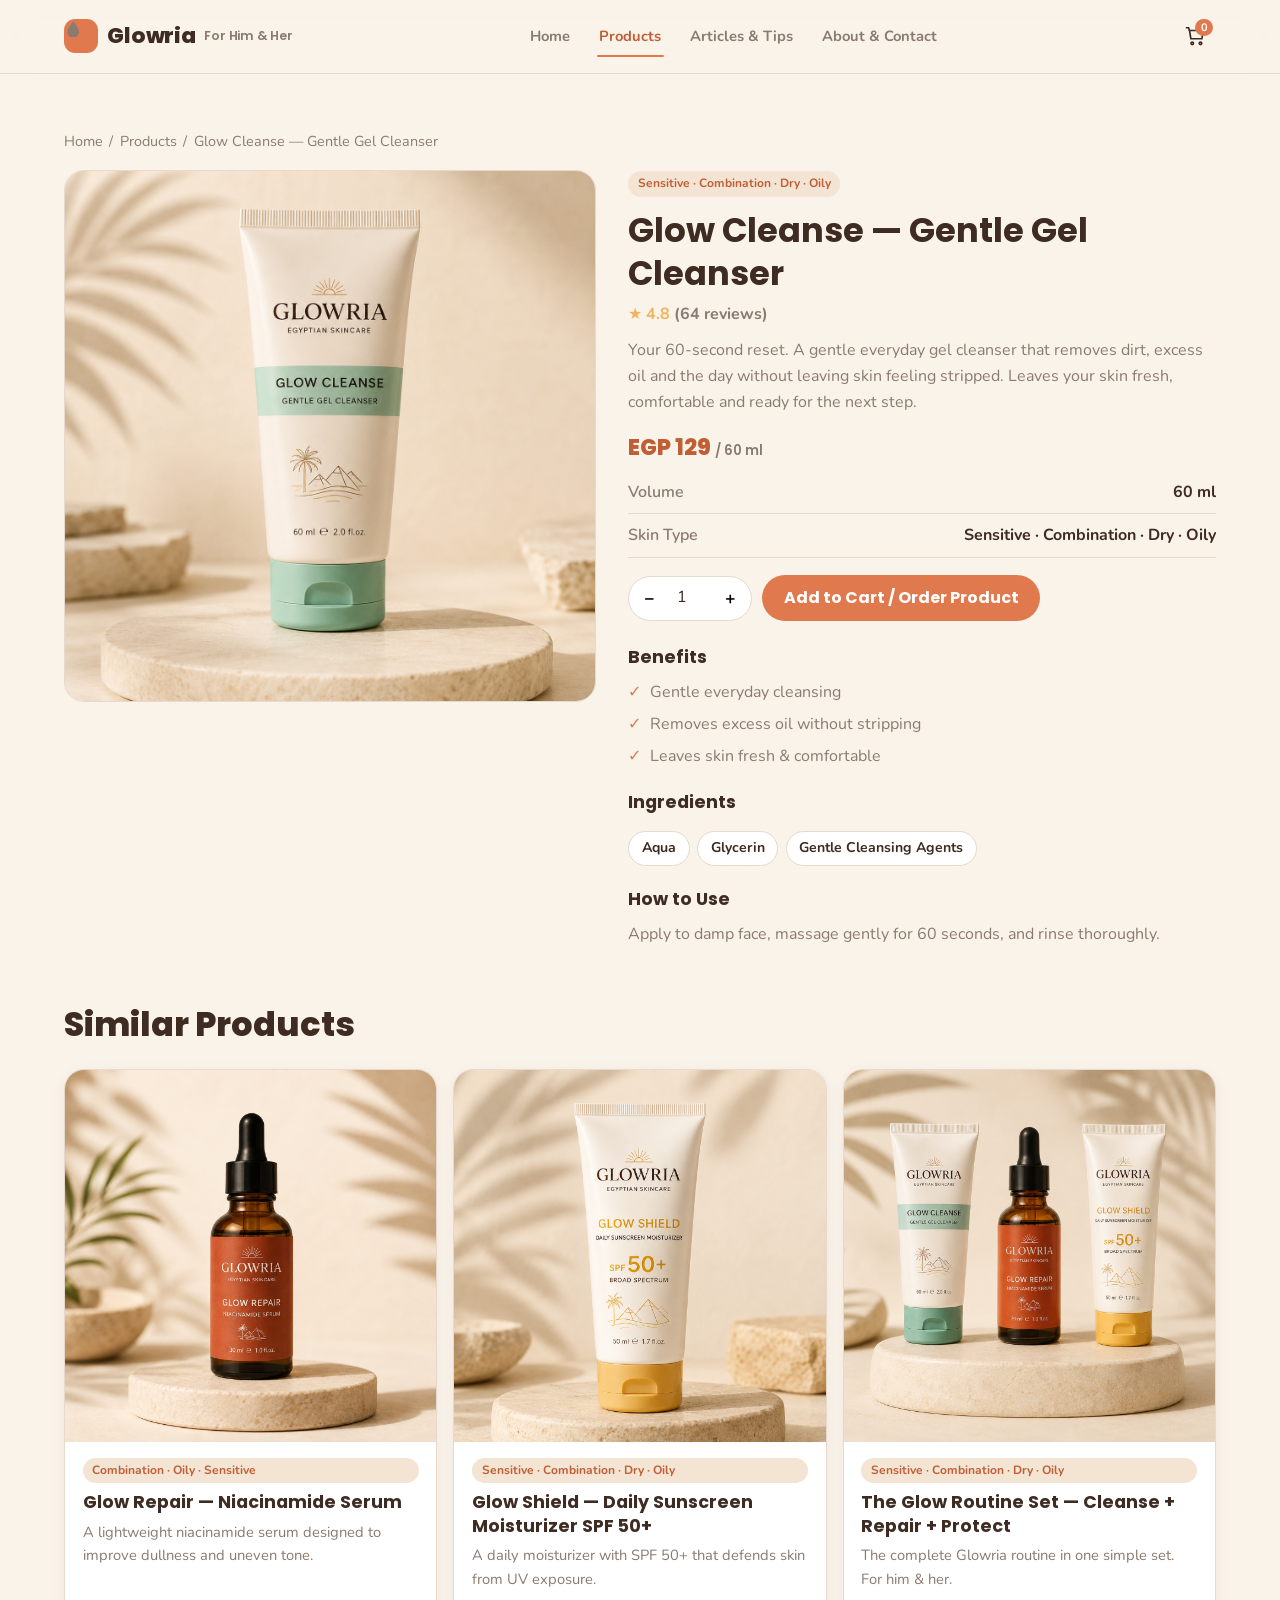
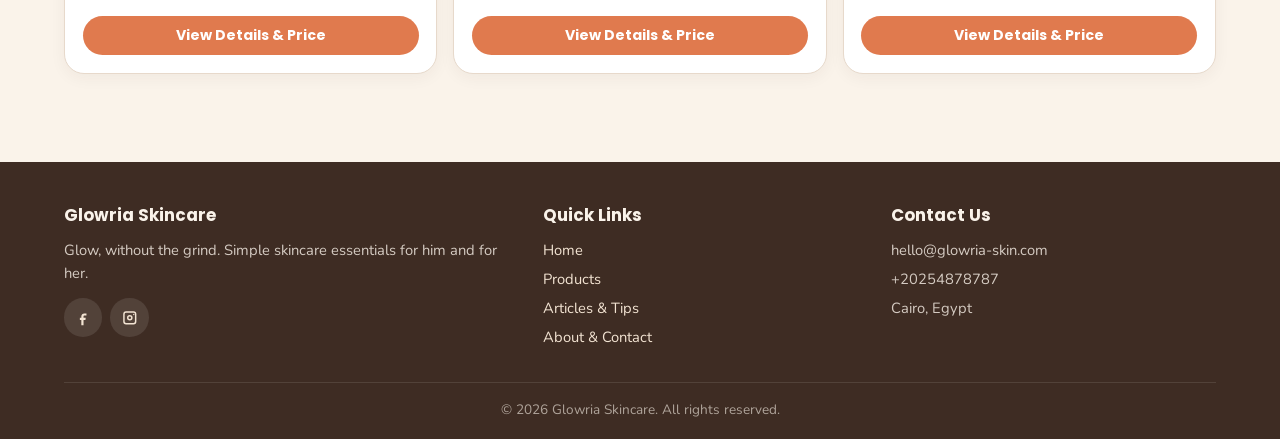
<file: product.html>
<!DOCTYPE html>
<html lang="en" dir="ltr">
<head>
  <meta charset="UTF-8">
  <meta name="viewport" content="width=device-width, initial-scale=1">
  <meta name="description" content="Product details from Glowria Skincare.">
  <title>Product Details | Glowria</title>
  <link rel="icon" href="favicon.svg" type="image/svg+xml">
  <link rel="preconnect" href="https://fonts.googleapis.com">
  <link rel="preconnect" href="https://fonts.gstatic.com" crossorigin>
  <link href="https://fonts.googleapis.com/css2?family=Poppins:wght@600;700;800&family=Nunito:wght@400;600;700&display=swap" rel="stylesheet">
  <link rel="stylesheet" href="css/style.css">
</head>
<body data-page="products">
  <a class="skip-link" href="#main">Skip to content</a>

  <header class="header">
    <div class="header__inner">
      <a class="logo" href="index.html" aria-label="Glowria — Home">
        <span class="logo__mark" aria-hidden="true">
          <svg viewBox="0 0 24 24" fill="none"><path d="M12 3c4.5 6 7.5 10 7.5 14a7.5 7.5 0 1 1-15 0C4.5 13 7.5 9 12 3z" fill="currentColor"/></svg>
        </span>
        Glowria
        <span>For Him & Her</span>
      </a>
      <nav class="nav" aria-label="Main Navigation">
        <a href="index.html" data-nav="home">Home</a>
        <a href="products.html" data-nav="products">Products</a>
        <a href="blog.html" data-nav="blog">Articles & Tips</a>
        <a href="about.html" data-nav="about">About & Contact</a>
      </nav>
      <div class="header__actions">
        <button class="icon-btn" type="button" data-open-cart aria-label="Shopping Cart">
          <svg width="22" height="22" viewBox="0 0 24 24" fill="none" stroke="currentColor" stroke-width="1.8"><path d="M6 6h15l-1.5 9h-12z"/><path d="M6 6 5 3H2"/><circle cx="9" cy="20" r="1.4"/><circle cx="18" cy="20" r="1.4"/></svg>
          <span class="cart-count" data-cart-count hidden>0</span>
        </button>
        <button class="icon-btn menu-btn" type="button" data-open-menu aria-label="Open Menu">
          <svg width="22" height="22" viewBox="0 0 24 24" fill="none" stroke="currentColor" stroke-width="1.8"><path d="M4 7h16M4 12h16M4 17h16"/></svg>
        </button>
      </div>
    </div>
  </header>

  <div class="nav-overlay" data-close></div>
  <nav class="mobile-nav" aria-label="Mobile Navigation">
    <a href="index.html" data-nav="home">Home</a>
    <a href="products.html" data-nav="products">Products</a>
    <a href="blog.html" data-nav="blog">Articles & Tips</a>
    <a href="about.html" data-nav="about">About & Contact</a>
  </nav>

  <main id="main" class="section">
    <div class="container" data-product-page></div>
  </main>

  <footer class="footer">
    <div class="container footer__grid">
      <div>
        <h3>Glowria Skincare</h3>
        <p>Glow, without the grind. Simple skincare essentials for him and for her.</p>
        <div class="footer__social">
          <a href="https://www.facebook.com/profile.php?id=61592585675020" target="_blank" rel="noopener noreferrer" aria-label="Facebook"><svg viewBox="0 0 24 24"><path d="M14 9h3V6h-3c-2.2 0-4 1.8-4 4v2H8v3h2v7h3v-7h2.6l.4-3H13v-2c0-.6.4-1 1-1z"/></svg></a>
          <a href="https://www.instagram.com/glowria_skincare_routine" target="_blank" rel="noopener noreferrer" aria-label="Instagram"><svg viewBox="0 0 24 24"><path d="M7 3h10a4 4 0 0 1 4 4v10a4 4 0 0 1-4 4H7a4 4 0 0 1-4-4V7a4 4 0 0 1 4-4zm10 2H7a2 2 0 0 0-2 2v10a2 2 0 0 0 2 2h10a2 2 0 0 0 2-2V7a2 2 0 0 0-2-2zm-5 3.2A3.8 3.8 0 1 1 8.2 12 3.8 3.8 0 0 1 12 8.2zm0 2A1.8 1.8 0 1 0 13.8 12 1.8 1.8 0 0 0 12 10.2zM17.4 6.6a.9.9 0 1 1-.9.9.9.9 0 0 1 .9-.9z"/></svg></a>
        </div>
      </div>
      <div>
        <h3>Quick Links</h3>
        <ul>
          <li><a href="index.html">Home</a></li>
          <li><a href="products.html">Products</a></li>
          <li><a href="blog.html">Articles & Tips</a></li>
          <li><a href="about.html">About & Contact</a></li>
        </ul>
      </div>
      <div>
        <h3>Contact Us</h3>
        <ul>
          <li>hello@glowria-skin.com</li>
          <li>+20254878787</li>
          <li>Cairo, Egypt</li>
        </ul>
      </div>
    </div>
    <div class="container footer__copy">© 2026 Glowria Skincare. All rights reserved.</div>
  </footer>

  <div class="drawer-overlay" data-drawer-overlay></div>
  <aside class="cart-drawer" aria-label="Shopping Cart">
    <div class="cart-drawer__head">
      <strong>Your Cart</strong>
      <button class="icon-btn" type="button" data-close aria-label="Close">✕</button>
    </div>
    <div class="cart-drawer__list" data-cart-list></div>
    <div class="cart-drawer__foot">
      <div class="cart-total"><span>Total</span><span data-cart-total>0 EGP</span></div>
      <button class="btn btn--primary" type="button" data-checkout>Checkout</button>
    </div>
  </aside>

  <script src="js/data.js"></script>
  <script src="js/main.js"></script>
</body>
</html>
</file>
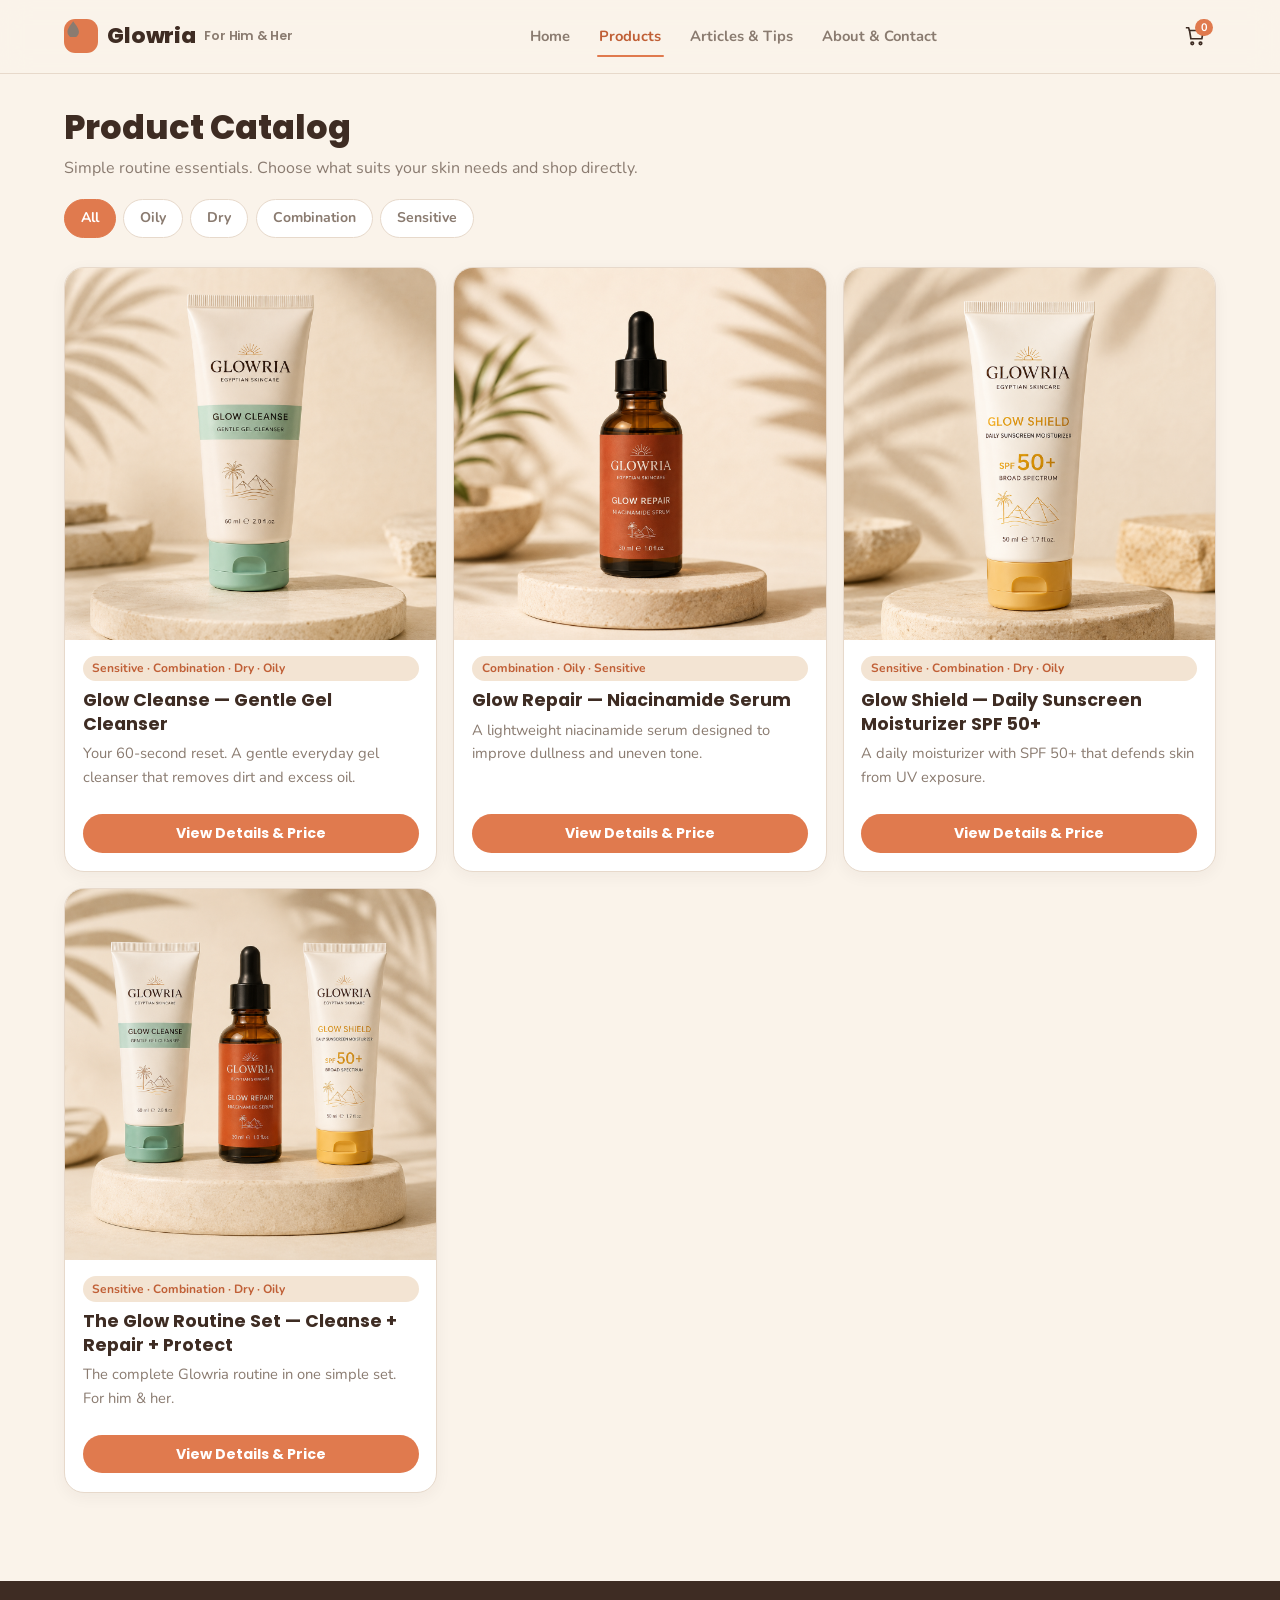
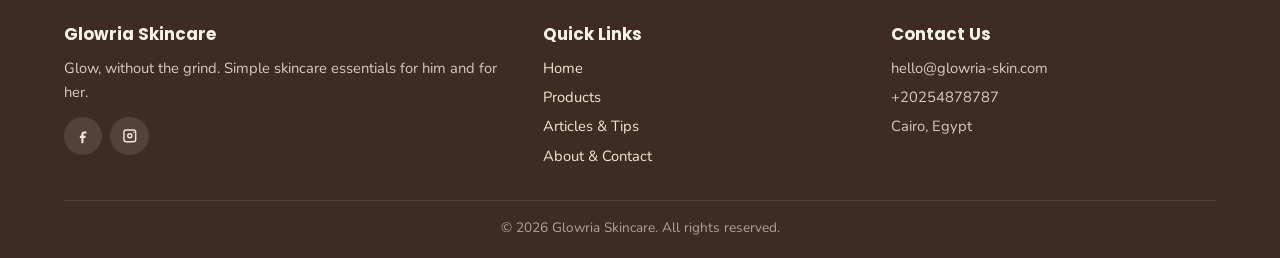
<file: products.html>
<!DOCTYPE html>
<html lang="en" dir="ltr">
<head>
  <meta charset="UTF-8">
  <meta name="viewport" content="width=device-width, initial-scale=1">
  <meta name="description" content="Browse Glowria skincare products for oily, dry, combination, or sensitive skin.">
  <title>Products | Glowria Skincare</title>
  <link rel="icon" href="favicon.svg" type="image/svg+xml">
  <link rel="preconnect" href="https://fonts.googleapis.com">
  <link rel="preconnect" href="https://fonts.gstatic.com" crossorigin>
  <link href="https://fonts.googleapis.com/css2?family=Poppins:wght@600;700;800&family=Nunito:wght@400;600;700&display=swap" rel="stylesheet">
  <link rel="stylesheet" href="css/style.css">
</head>
<body data-page="products">
  <a class="skip-link" href="#main">Skip to content</a>

  <header class="header">
    <div class="header__inner">
      <a class="logo" href="index.html" aria-label="Glowria — Home">
        <span class="logo__mark" aria-hidden="true">
          <svg viewBox="0 0 24 24" fill="none"><path d="M12 3c4.5 6 7.5 10 7.5 14a7.5 7.5 0 1 1-15 0C4.5 13 7.5 9 12 3z" fill="currentColor"/></svg>
        </span>
        Glowria
        <span>For Him & Her</span>
      </a>
      <nav class="nav" aria-label="Main Navigation">
        <a href="index.html" data-nav="home">Home</a>
        <a href="products.html" data-nav="products">Products</a>
        <a href="blog.html" data-nav="blog">Articles & Tips</a>
        <a href="about.html" data-nav="about">About & Contact</a>
      </nav>
      <div class="header__actions">
        <button class="icon-btn" type="button" data-open-cart aria-label="Shopping Cart">
          <svg width="22" height="22" viewBox="0 0 24 24" fill="none" stroke="currentColor" stroke-width="1.8"><path d="M6 6h15l-1.5 9h-12z"/><path d="M6 6 5 3H2"/><circle cx="9" cy="20" r="1.4"/><circle cx="18" cy="20" r="1.4"/></svg>
          <span class="cart-count" data-cart-count hidden>0</span>
        </button>
        <button class="icon-btn menu-btn" type="button" data-open-menu aria-label="Open Menu">
          <svg width="22" height="22" viewBox="0 0 24 24" fill="none" stroke="currentColor" stroke-width="1.8"><path d="M4 7h16M4 12h16M4 17h16"/></svg>
        </button>
      </div>
    </div>
  </header>

  <div class="nav-overlay" data-close></div>
  <nav class="mobile-nav" aria-label="Mobile Navigation">
    <a href="index.html" data-nav="home">Home</a>
    <a href="products.html" data-nav="products">Products</a>
    <a href="blog.html" data-nav="blog">Articles & Tips</a>
    <a href="about.html" data-nav="about">About & Contact</a>
  </nav>

  <main id="main">
    <section class="page-hero">
      <div class="container">
        <h1>Product Catalog</h1>
        <p>Simple routine essentials. Choose what suits your skin needs and shop directly.</p>
        <div class="filters" role="group" aria-label="Filter by skin type">
          <button class="filter-btn is-active" type="button" data-filter="all">All</button>
          <button class="filter-btn" type="button" data-filter="oily">Oily</button>
          <button class="filter-btn" type="button" data-filter="dry">Dry</button>
          <button class="filter-btn" type="button" data-filter="mixed">Combination</button>
          <button class="filter-btn" type="button" data-filter="sensitive">Sensitive</button>
        </div>
      </div>
    </section>

    <section class="section" style="padding-top:0">
      <div class="container">
        <div class="grid grid--3" data-catalog></div>
        <p class="empty-state" data-empty>No products found for this category.</p>
      </div>
    </section>
  </main>

  <footer class="footer">
    <div class="container footer__grid">
      <div>
        <h3>Glowria Skincare</h3>
        <p>Glow, without the grind. Simple skincare essentials for him and for her.</p>
        <div class="footer__social">
          <a href="https://www.facebook.com/profile.php?id=61592585675020" target="_blank" rel="noopener noreferrer" aria-label="Facebook"><svg viewBox="0 0 24 24"><path d="M14 9h3V6h-3c-2.2 0-4 1.8-4 4v2H8v3h2v7h3v-7h2.6l.4-3H13v-2c0-.6.4-1 1-1z"/></svg></a>
          <a href="https://www.instagram.com/glowria_skincare_routine" target="_blank" rel="noopener noreferrer" aria-label="Instagram"><svg viewBox="0 0 24 24"><path d="M7 3h10a4 4 0 0 1 4 4v10a4 4 0 0 1-4 4H7a4 4 0 0 1-4-4V7a4 4 0 0 1 4-4zm10 2H7a2 2 0 0 0-2 2v10a2 2 0 0 0 2 2h10a2 2 0 0 0 2-2V7a2 2 0 0 0-2-2zm-5 3.2A3.8 3.8 0 1 1 8.2 12 3.8 3.8 0 0 1 12 8.2zm0 2A1.8 1.8 0 1 0 13.8 12 1.8 1.8 0 0 0 12 10.2zM17.4 6.6a.9.9 0 1 1-.9.9.9.9 0 0 1 .9-.9z"/></svg></a>
        </div>
      </div>
      <div>
        <h3>Quick Links</h3>
        <ul>
          <li><a href="index.html">Home</a></li>
          <li><a href="products.html">Products</a></li>
          <li><a href="blog.html">Articles & Tips</a></li>
          <li><a href="about.html">About & Contact</a></li>
        </ul>
      </div>
      <div>
        <h3>Contact Us</h3>
        <ul>
          <li>hello@glowria-skin.com</li>
          <li>+20254878787</li>
          <li>Cairo, Egypt</li>
        </ul>
      </div>
    </div>
    <div class="container footer__copy">© 2026 Glowria Skincare. All rights reserved.</div>
  </footer>

  <div class="drawer-overlay" data-drawer-overlay></div>
  <aside class="cart-drawer" aria-label="Shopping Cart">
    <div class="cart-drawer__head">
      <strong>Your Cart</strong>
      <button class="icon-btn" type="button" data-close aria-label="Close">✕</button>
    </div>
    <div class="cart-drawer__list" data-cart-list></div>
    <div class="cart-drawer__foot">
      <div class="cart-total"><span>Total</span><span data-cart-total>0 EGP</span></div>
      <button class="btn btn--primary" type="button" data-checkout>Checkout</button>
    </div>
  </aside>

  <script src="js/data.js"></script>
  <script src="js/main.js"></script>
</body>
</html>
</file>
<file: css/style.css>
/* Glowria — Brand Book Design System */
:root {
  --bg: #FAF3EA;         /* Glow Cream */
  --bg-alt: #F3E4D3;     /* Sand */
  --surface: #FFFFFF;
  --teal: #E07A4E;       /* Terracotta - Primary CTAs */
  --teal-dark: #C05F36;  /* Terracotta Deep - Hover */
  --teal-soft: #F3E4D3;  /* Sand Soft Accent */
  --gold: #F0B45A;       /* Sun Gold */
  --mint: #9ED0BE;       /* Fresh Mint */
  --ink: #3E2C23;        /* Deep Cocoa - Text */
  --ink-soft: #8A7B70;   /* Muted Grey */
  --line: #E7D9CB;
  --shadow: 0 10px 32px rgba(62, 44, 35, 0.08);
  --shadow-sm: 0 4px 16px rgba(62, 44, 35, 0.05);
  --radius: 1.25rem;
  --radius-sm: 0.85rem;
  --header: 4.25rem;
  --max: 72rem;
  --font: "Nunito", system-ui, sans-serif;
  --font-heading: "Poppins", system-ui, sans-serif;
}

*,
*::before,
*::after {
  box-sizing: border-box;
  margin: 0;
  padding: 0;
}

html {
  scroll-behavior: smooth;
}

body {
  font-family: var(--font);
  background: var(--bg);
  color: var(--ink);
  line-height: 1.6;
  min-height: 100vh;
  overflow-x: hidden;
}

h1, h2, h3, h4, .logo, .btn {
  font-family: var(--font-heading);
}

img {
  max-width: 100%;
  display: block;
  height: auto;
}

a {
  color: inherit;
  text-decoration: none;
}

button, input, textarea, select {
  font: inherit;
}

button {
  cursor: pointer;
  border: 0;
  background: none;
}

ul {
  list-style: none;
}

.skip-link {
  position: absolute;
  inset-inline-start: 1rem;
  top: -4rem;
  z-index: 100;
  background: var(--teal);
  color: #fff;
  padding: 0.5rem 1rem;
  border-radius: 0.5rem;
}

.skip-link:focus {
  top: 0.75rem;
}

.container {
  width: min(100% - 2rem, var(--max));
  margin-inline: auto;
}

/* ===== Header ===== */
.header {
  position: sticky;
  top: 0;
  z-index: 50;
  height: var(--header);
  display: flex;
  align-items: center;
  background: rgba(250, 243, 234, 0.92);
  backdrop-filter: blur(14px);
  border-bottom: 1px solid var(--line);
}

.header__inner {
  display: flex;
  align-items: center;
  justify-content: space-between;
  gap: 0.75rem;
  width: min(100% - 2rem, var(--max));
  margin-inline: auto;
}

.logo {
  display: flex;
  align-items: center;
  gap: 0.55rem;
  font-weight: 800;
  font-size: 1.35rem;
  letter-spacing: -0.01em;
  color: var(--ink);
}

.logo__mark {
  width: 2.15rem;
  height: 2.15rem;
  border-radius: 0.7rem;
  background: var(--teal);
  display: grid;
  place-items: center;
  color: #fff;
  flex-shrink: 0;
}

svg {
  max-width: 100%;
  max-height: 100%;
}

.logo__mark svg {
  width: 1.15rem;
  height: 1.15rem;
  display: block;
}

.logo span {
  color: var(--ink-soft);
  font-weight: 600;
  font-size: 0.78rem;
  display: none;
}

.nav {
  display: none;
}

.nav a {
  color: var(--ink-soft);
  font-weight: 700;
  font-size: 0.92rem;
  padding: 0.35rem 0.15rem;
  position: relative;
}

.nav a:hover,
.nav a.is-active {
  color: var(--teal-dark);
}

.nav a.is-active::after {
  content: "";
  position: absolute;
  right: 0;
  left: 0;
  bottom: -0.2rem;
  height: 2px;
  background: var(--teal);
  border-radius: 2px;
}

.header__actions {
  display: flex;
  align-items: center;
  gap: 0.35rem;
}

.icon-btn {
  width: 2.6rem;
  height: 2.6rem;
  border-radius: 50%;
  display: grid;
  place-items: center;
  color: var(--ink);
  position: relative;
  transition: background 0.2s;
}

.icon-btn:hover {
  background: var(--bg-alt);
}

.cart-count {
  position: absolute;
  top: 0.2rem;
  inset-inline-end: 0.2rem;
  min-width: 1.1rem;
  height: 1.1rem;
  padding: 0 0.25rem;
  border-radius: 999px;
  background: var(--teal);
  color: #fff;
  font-size: 0.68rem;
  font-weight: 700;
  display: grid;
  place-items: center;
}

.menu-btn {
  display: grid;
}

.nav-overlay,
.drawer-overlay {
  position: fixed;
  inset: 0;
  background: rgba(62, 44, 35, 0.45);
  opacity: 0;
  visibility: hidden;
  transition: 0.25s;
  z-index: 60;
}

.nav-overlay.is-open,
.drawer-overlay.is-open {
  opacity: 1;
  visibility: visible;
}

.mobile-nav {
  position: fixed;
  top: 0;
  bottom: 0;
  left: 0;
  width: min(20rem, 86vw);
  background: var(--surface);
  z-index: 70;
  padding: 1.25rem;
  transform: translateX(-110%);
  transition: transform 0.3s ease;
  display: flex;
  flex-direction: column;
  gap: 0.35rem;
  box-shadow: var(--shadow);
}

.mobile-nav.is-open {
  transform: translateX(0);
}

.mobile-nav a {
  padding: 0.85rem 0.6rem;
  border-radius: var(--radius-sm);
  font-weight: 700;
  color: var(--ink);
}

.mobile-nav a.is-active,
.mobile-nav a:hover {
  background: var(--bg-alt);
  color: var(--teal-dark);
}

/* ===== Buttons ===== */
.btn {
  display: inline-flex;
  align-items: center;
  justify-content: center;
  gap: 0.4rem;
  min-height: 2.85rem;
  padding: 0.55rem 1.35rem;
  border-radius: 999px;
  font-weight: 700;
  transition: 0.2s ease;
  text-align: center;
}

.btn--primary {
  background: var(--teal);
  color: #fff;
}

.btn--primary:hover {
  background: var(--teal-dark);
  transform: translateY(-1px);
}

.btn--ghost {
  background: #fff;
  color: var(--ink);
  border: 1px solid var(--line);
}

.btn--ghost:hover {
  border-color: var(--teal);
  background: var(--bg-alt);
  color: var(--teal-dark);
}

.btn--sm {
  min-height: 2.4rem;
  padding: 0.4rem 0.95rem;
  font-size: 0.88rem;
}

/* ===== Hero ===== */
.hero {
  padding: 1.5rem 0 2.5rem;
}

.hero__card {
  position: relative;
  overflow: hidden;
  border-radius: 1.5rem;
  min-height: 28rem;
  display: grid;
  align-items: end;
  background: var(--ink) center / cover no-repeat;
}

.hero__card::after {
  content: "";
  position: absolute;
  inset: 0;
  background: linear-gradient(
    to top,
    rgba(62, 44, 35, 0.85) 10%,
    rgba(62, 44, 35, 0.35) 60%,
    rgba(62, 44, 35, 0.1)
  );
}

.hero__content {
  position: relative;
  z-index: 1;
  padding: 2rem 1.5rem;
  color: #fff;
}

.eyebrow {
  display: inline-flex;
  align-items: center;
  gap: 0.4rem;
  background: rgba(240, 180, 90, 0.25);
  border: 1px solid var(--gold);
  color: var(--gold);
  padding: 0.3rem 0.85rem;
  border-radius: 999px;
  font-size: 0.82rem;
  font-weight: 700;
  margin-bottom: 0.85rem;
}

.hero h1 {
  font-size: clamp(1.8rem, 6vw, 3.2rem);
  line-height: 1.2;
  font-weight: 800;
  margin-bottom: 0.75rem;
}

.hero p {
  color: rgba(250, 243, 234, 0.92);
  margin-bottom: 1.35rem;
  max-width: 34rem;
  font-size: 1.05rem;
}

/* ===== Sections ===== */
.section {
  padding: 2.5rem 0;
}

.section--alt {
  background: var(--bg-alt);
}

.section__head {
  display: flex;
  flex-wrap: wrap;
  align-items: flex-end;
  justify-content: space-between;
  gap: 0.75rem 1rem;
  margin-bottom: 1.4rem;
}

.section__head h2,
.page-hero h1,
.article h1 {
  font-size: clamp(1.4rem, 3.5vw, 2.1rem);
  line-height: 1.3;
  font-weight: 800;
}

.muted {
  color: var(--ink-soft);
}

.page-hero {
  padding: 2rem 0 0.5rem;
}

.page-hero p {
  color: var(--ink-soft);
  max-width: 38rem;
  margin-top: 0.4rem;
}

/* ===== Cards / Grids ===== */
.grid {
  display: grid;
  gap: 1rem;
}

.grid--2, .grid--3, .grid--4 {
  grid-template-columns: 1fr;
}

.product-card, .article-card, .review-card, .info-card, .form-card {
  background: var(--surface);
  border: 1px solid var(--line);
  border-radius: var(--radius);
  box-shadow: var(--shadow-sm);
  overflow: hidden;
}

.product-card {
  display: flex;
  flex-direction: column;
}

.product-card__media {
  display: block;
  position: relative;
  aspect-ratio: 1 / 1;
  background: var(--bg-alt);
  overflow: hidden;
  flex-shrink: 0;
}

.article-card__media {
  display: block;
  position: relative;
  aspect-ratio: 4 / 3;
  background: var(--bg-alt);
  overflow: hidden;
}

.product-card__media img, .article-card__media img {
  position: absolute;
  inset: 0;
  width: 100%;
  height: 100%;
  object-fit: cover;
  transition: transform 0.45s ease;
}

.product-card:hover img, .article-card:hover img {
  transform: scale(1.05);
}

.product-card__body, .article-card__body, .review-card, .info-card, .form-card {
  padding: 1rem 1.1rem 1.15rem;
}

.product-card__body {
  display: flex;
  flex-direction: column;
  flex: 1;
}

.product-card__body p {
  display: -webkit-box;
  -webkit-line-clamp: 2;
  -webkit-box-orient: vertical;
  overflow: hidden;
  margin-bottom: 0.5rem;
}

.badge {
  display: inline-block;
  background: var(--bg-alt);
  color: var(--teal-dark);
  font-size: 0.75rem;
  font-weight: 700;
  padding: 0.2rem 0.6rem;
  border-radius: 999px;
  margin-bottom: 0.5rem;
}

.product-card h3, .article-card h3 {
  font-size: 1.1rem;
  font-weight: 700;
  line-height: 1.35;
  margin-bottom: 0.35rem;
}

.product-card p, .article-card p {
  color: var(--ink-soft);
  font-size: 0.92rem;
  margin-bottom: 0.75rem;
}

.price {
  font-weight: 800;
  color: var(--teal-dark);
  font-size: 1.15rem;
  font-family: var(--font-heading);
}

.price small {
  font-weight: 600;
  font-size: 0.82rem;
  color: var(--ink-soft);
}

.card-actions {
  display: grid;
  grid-template-columns: 1fr 1fr;
  gap: 0.45rem;
  margin-top: auto;
  padding-top: 0.8rem;
}

.card-actions .btn {
  width: 100%;
}

/* ===== Article Page (Fixed Text Overlap) ===== */
.article-cover {
  width: 100%;
  border-radius: var(--radius);
  overflow: hidden;
  background: var(--bg-alt);
  margin: 1.5rem 0 2rem 0;
  display: block;
}

.article-cover img {
  position: static;
  width: 100%;
  height: auto;
  max-height: 28rem;
  object-fit: cover;
  display: block;
}

.article-meta {
  color: var(--ink-soft);
  font-size: 0.9rem;
  display: flex;
  gap: 0.75rem;
  flex-wrap: wrap;
}

.article-body {
  display: block;
  clear: both;
  width: 100%;
}

.article-body p {
  margin-bottom: 1.25rem;
  font-size: 1.05rem;
  line-height: 1.8;
  color: var(--ink);
}

/* ===== Filters ===== */
.filters {
  display: flex;
  flex-wrap: wrap;
  gap: 0.45rem;
  margin: 1.1rem 0 1.35rem;
}

.filter-btn {
  padding: 0.45rem 1rem;
  border-radius: 999px;
  border: 1px solid var(--line);
  background: #fff;
  color: var(--ink-soft);
  font-weight: 700;
  font-size: 0.88rem;
}

.filter-btn.is-active, .filter-btn:hover {
  background: var(--teal);
  border-color: var(--teal);
  color: #fff;
}

.product-card.is-hidden {
  display: none;
}

.empty-state {
  display: none;
  text-align: center;
  padding: 2rem 1rem;
  color: var(--ink-soft);
}

.empty-state.is-visible {
  display: block;
}

/* ===== Reviews ===== */
.review-card {
  display: flex;
  flex-direction: column;
  gap: 0.55rem;
}

.stars {
  color: var(--gold);
  letter-spacing: 0.08em;
}

.review-card footer {
  margin-top: auto;
  display: flex;
  align-items: center;
  gap: 0.7rem;
}

.avatar {
  width: 2.5rem;
  height: 2.5rem;
  border-radius: 50%;
  display: grid;
  place-items: center;
  background: var(--bg-alt);
  color: var(--teal-dark);
  font-weight: 800;
}

.review-card strong {
  display: block;
  line-height: 1.3;
}

/* ===== Benefits ===== */
.benefits {
  display: grid;
  gap: 0.75rem;
}

.benefit {
  display: flex;
  gap: 0.85rem;
  align-items: flex-start;
  padding: 1.1rem;
  background: #fff;
  border: 1px solid var(--line);
  border-radius: var(--radius);
}

.benefit__icon {
  width: 2.6rem;
  height: 2.6rem;
  border-radius: 0.8rem;
  background: var(--bg-alt);
  color: var(--teal-dark);
  display: grid;
  place-items: center;
  flex-shrink: 0;
  font-size: 1.2rem;
}

.benefit h3 {
  font-size: 1.05rem;
  font-weight: 700;
}

.benefit p {
  color: var(--ink-soft);
  font-size: 0.9rem;
}

/* ===== About ===== */
.about-hero {
  display: grid;
  gap: 1.25rem;
  align-items: center;
}

.about-hero__media {
  border-radius: var(--radius);
  overflow: hidden;
  min-height: 14rem;
  background: var(--bg-alt);
}

.about-hero__media img {
  width: 100%;
  height: 100%;
  object-fit: cover;
  min-height: 16rem;
}

.chips {
  display: flex;
  flex-wrap: wrap;
  gap: 0.45rem;
  margin-top: 0.9rem;
}

.chip {
  background: #fff;
  border: 1px solid var(--line);
  padding: 0.35rem 0.8rem;
  border-radius: 999px;
  font-size: 0.88rem;
  font-weight: 700;
}

.social-row {
  display: flex;
  flex-wrap: wrap;
  gap: 0.6rem;
  margin-top: 0.9rem;
}

.social-btn {
  display: inline-flex;
  align-items: center;
  gap: 0.45rem;
  padding: 0.55rem 1rem;
  border-radius: 999px;
  background: #fff;
  border: 1px solid var(--line);
  font-weight: 700;
}

.social-btn:hover {
  border-color: var(--teal);
  color: var(--teal-dark);
  background: var(--bg-alt);
}

/* ===== Forms ===== */
.form {
  display: grid;
  gap: 0.85rem;
}

.field label {
  display: block;
  font-weight: 700;
  margin-bottom: 0.3rem;
  font-size: 0.92rem;
}

.field input, .field textarea {
  width: 100%;
  border: 1px solid var(--line);
  background: #fff;
  border-radius: 0.85rem;
  padding: 0.75rem 0.95rem;
  color: var(--ink);
  outline: none;
}

.field input:focus, .field textarea:focus {
  border-color: var(--teal);
  box-shadow: 0 0 0 3px rgba(224, 122, 78, 0.2);
}

.field textarea {
  min-height: 8rem;
  resize: vertical;
}

.form-note {
  font-size: 0.85rem;
  color: var(--ink-soft);
}

.form-success {
  display: none;
  background: var(--bg-alt);
  color: var(--teal-dark);
  border-radius: var(--radius-sm);
  padding: 0.85rem 1rem;
  font-weight: 700;
}

.form-success.is-visible {
  display: block;
}

.field-error {
  color: #b42318;
  font-size: 0.82rem;
  margin-top: 0.25rem;
  display: none;
}

.field.is-invalid .field-error {
  display: block;
}

.field.is-invalid input, .field.is-invalid textarea {
  border-color: #e3a29c;
}

/* ===== Footer ===== */
.footer {
  margin-top: 2rem;
  background: var(--ink);
  color: var(--bg);
  padding: 2.5rem 0 1.2rem;
}

.footer a {
  color: var(--bg-alt);
}

.footer a:hover {
  color: #fff;
}

.footer__grid {
  display: grid;
  gap: 1.5rem;
}

.footer h3 {
  font-size: 1.05rem;
  margin-bottom: 0.6rem;
  font-weight: 700;
}

.footer p, .footer li {
  color: rgba(250, 243, 234, 0.8);
  font-size: 0.92rem;
}

.footer li + li {
  margin-top: 0.35rem;
}

.footer__social {
  display: flex;
  gap: 0.5rem;
  margin-top: 0.8rem;
}

.footer__social a {
  width: 2.4rem;
  height: 2.4rem;
  border-radius: 50%;
  display: grid;
  place-items: center;
  background: rgba(255, 255, 255, 0.1);
}

.footer__social svg, .social-btn svg {
  width: 1.1rem;
  height: 1.1rem;
  fill: currentColor;
}

.footer__copy {
  margin-top: 2rem;
  padding-top: 1rem;
  border-top: 1px solid rgba(255, 255, 255, 0.1);
  font-size: 0.85rem;
  color: rgba(250, 243, 234, 0.6);
  text-align: center;
}

/* ===== Cart Drawer ===== */
.cart-drawer {
  position: fixed;
  top: 0;
  bottom: 0;
  right: 0;
  width: min(22rem, 92vw);
  background: #fff;
  z-index: 80;
  display: flex;
  flex-direction: column;
  transform: translateX(110%);
  transition: transform 0.3s ease;
  box-shadow: var(--shadow);
}

.cart-drawer.is-open {
  transform: translateX(0);
}

.cart-drawer__head, .modal__head {
  display: flex;
  align-items: center;
  justify-content: space-between;
  padding: 1rem 1.1rem;
  border-bottom: 1px solid var(--line);
}

.cart-drawer__list {
  flex: 1;
  overflow: auto;
  padding: 1rem;
  display: grid;
  gap: 0.75rem;
  align-content: start;
}

.cart-item {
  display: grid;
  grid-template-columns: 4rem 1fr auto;
  gap: 0.7rem;
  align-items: center;
}

.cart-item img {
  width: 4rem;
  height: 4rem;
  object-fit: cover;
  border-radius: 0.7rem;
  background: var(--bg-alt);
}

.cart-item h4 {
  font-size: 0.92rem;
  font-weight: 700;
  line-height: 1.35;
}

.qty {
  display: inline-flex;
  align-items: center;
  gap: 0.35rem;
  margin-top: 0.25rem;
}

.qty button {
  width: 1.6rem;
  height: 1.6rem;
  border-radius: 50%;
  background: var(--bg-alt);
  font-weight: 700;
}

.cart-drawer__foot {
  padding: 1rem 1.1rem 1.25rem;
  border-top: 1px solid var(--line);
  display: grid;
  gap: 0.7rem;
}

.cart-total {
  display: flex;
  justify-content: space-between;
  font-weight: 800;
  font-family: var(--font-heading);
}

.cart-empty {
  color: var(--ink-soft);
  text-align: center;
  padding: 2rem 0.5rem;
}

/* ===== Toast ===== */
.toast {
  position: fixed;
  bottom: 1.1rem;
  left: 50%;
  transform: translate(-50%, 120%);
  background: var(--ink);
  color: #fff;
  padding: 0.75rem 1.2rem;
  border-radius: 999px;
  z-index: 100;
  font-weight: 700;
  font-size: 0.9rem;
  transition: transform 0.3s ease;
  white-space: nowrap;
}

.toast.is-visible {
  transform: translate(-50%, 0);
}

/* ===== Responsive Media Queries ===== */
@media (min-width: 720px) {
  .logo span {
    display: inline;
  }

  .grid--2 {
    grid-template-columns: 1fr 1fr;
  }

  .grid--3, .grid--4 {
    grid-template-columns: repeat(2, 1fr);
  }

  .hero__card {
    min-height: 32rem;
    align-items: center;
  }

  .hero__content {
    padding: 3.5rem 3.5rem;
    max-width: 38rem;
  }

  .benefits {
    grid-template-columns: repeat(3, 1fr);
  }

  .about-hero {
    grid-template-columns: 1.05fr 0.95fr;
  }

  .footer__grid {
    grid-template-columns: 1.4fr 1fr 1fr;
  }
}

@media (min-width: 1024px) {
  :root {
    --header: 4.6rem;
  }

  .menu-btn {
    display: none;
  }

  .nav {
    display: flex;
    align-items: center;
    gap: 1.5rem;
  }

  .grid--3 {
    grid-template-columns: repeat(3, 1fr);
  }

  .grid--4 {
    grid-template-columns: repeat(4, 1fr);
  }

  .section {
    padding: 3.5rem 0;
  }
}

/* ===== Product Details PDP ===== */
.breadcrumb {
  display: flex;
  flex-wrap: wrap;
  gap: 0.4rem;
  align-items: center;
  color: var(--ink-soft);
  font-size: 0.9rem;
  margin-bottom: 1.1rem;
}

.breadcrumb a:hover {
  color: var(--teal-dark);
}

.product-detail {
  display: grid;
  gap: 1.35rem;
}

.product-detail__media {
  background: var(--bg-alt);
  border: 1px solid var(--line);
  border-radius: var(--radius);
  overflow: hidden;
}

.product-detail__media img {
  width: 100%;
  aspect-ratio: 1;
  object-fit: cover;
}

.product-detail__info h1 {
  font-size: clamp(1.45rem, 3vw, 2.1rem);
  line-height: 1.3;
  margin: 0.25rem 0 0.35rem;
}

.product-rating {
  color: var(--gold);
  font-weight: 700;
  margin-bottom: 0.7rem;
}

.product-detail__price {
  font-size: 1.4rem;
  margin: 0.9rem 0;
}

.specs {
  display: grid;
  gap: 0.55rem;
  margin-bottom: 1.1rem;
}

.specs > div {
  display: flex;
  justify-content: space-between;
  gap: 1rem;
  padding-bottom: 0.5rem;
  border-bottom: 1px solid var(--line);
}

.specs dt {
  color: var(--ink-soft);
  font-weight: 600;
}

.specs dd {
  font-weight: 700;
}

.pdp-actions {
  display: flex;
  flex-wrap: wrap;
  gap: 0.65rem;
  align-items: center;
  margin-bottom: 1.4rem;
}

.qty-box {
  display: inline-flex;
  align-items: center;
  border: 1px solid var(--line);
  border-radius: 999px;
  background: #fff;
  overflow: hidden;
}

.qty-box button {
  width: 2.5rem;
  height: 2.7rem;
  font-weight: 700;
  font-size: 1.1rem;
}

.qty-box input {
  width: 2.6rem;
  border: 0;
  text-align: center;
  background: transparent;
  color: var(--ink);
}

.pdp-block h2 {
  font-size: 1.1rem;
  font-weight: 700;
  margin-bottom: 0.55rem;
}

.pdp-block + .pdp-block {
  margin-top: 1.15rem;
}

.benefits-list {
  display: grid;
  gap: 0.4rem;
}

.benefits-list li {
  position: relative;
  padding-left: 1.35rem;
  color: var(--ink-soft);
}

.benefits-list li::before {
  content: "✓";
  position: absolute;
  left: 0;
  color: var(--teal);
  font-weight: 800;
}

@media (min-width: 720px) {
  .product-detail {
    grid-template-columns: 0.95fr 1.05fr;
    align-items: start;
    gap: 2rem;
  }

  .product-detail__media {
    position: sticky;
    top: calc(var(--header) + 1rem);
  }
}
</file>
